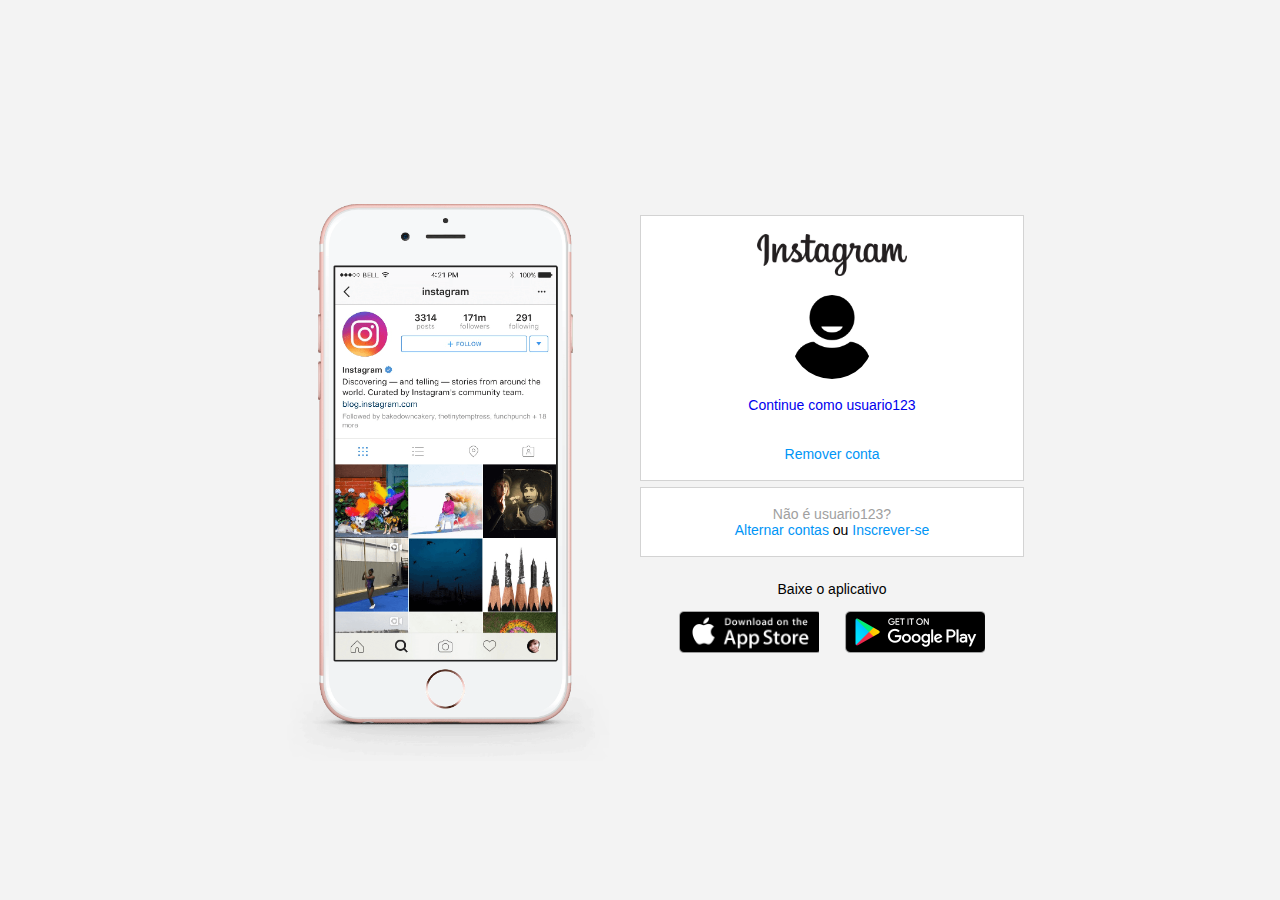
<file: Impulso Javascript Evolution/rebuilding-instagram/index.html>
<!DOCTYPE html>
<html lang="en">
<head>
    <meta charset="UTF-8">
    <meta http-equiv="X-UA-Compatible" content="IE=edge">
    <meta name="viewport" content="width=device-width, initial-scale=1.0">
    <link rel="stylesheet" href="style.css">
    <title>Instagram</title>
</head>
<body>
    <div class="instagram-wrapper">
        <section class="instagram-phone">
            <img src="./img/instagram-celular.png" alt="celular">
        </section>
        <section class="instagram-continue">
            <div class="group">
                <img src="./img/instagram-logo.png" class="instagram-logo" alt="instagram logo">
                <div class="profile-photo">
                    <img src="./img/instagram-usuario.png" alt="foto de perfil">
                </div>
                <a href="#" class="intagram-login">Continue como usuario123</a>
                <a href="#" class="instagram-logout">Remover conta</a>
            </div>
            <div class="group">
                <p class="not-account">Não é usuario123?</p>
                <p class="notaccount">
                    <span class="link-blue">Alternar contas</span>
                    ou
                    <span class="link-blue">Inscrever-se</span>
                </p>
            </div>
            <div class="get-the-app">
                <p class="get-app">Baixe o aplicativo</p>
                <div class="download">
                    <a href="#" class="app-download"></a>
                    <a href="#" class="app-download"></a>
                </div>
            </div>
        </section>
    </div>
</body>
</html>
</file>
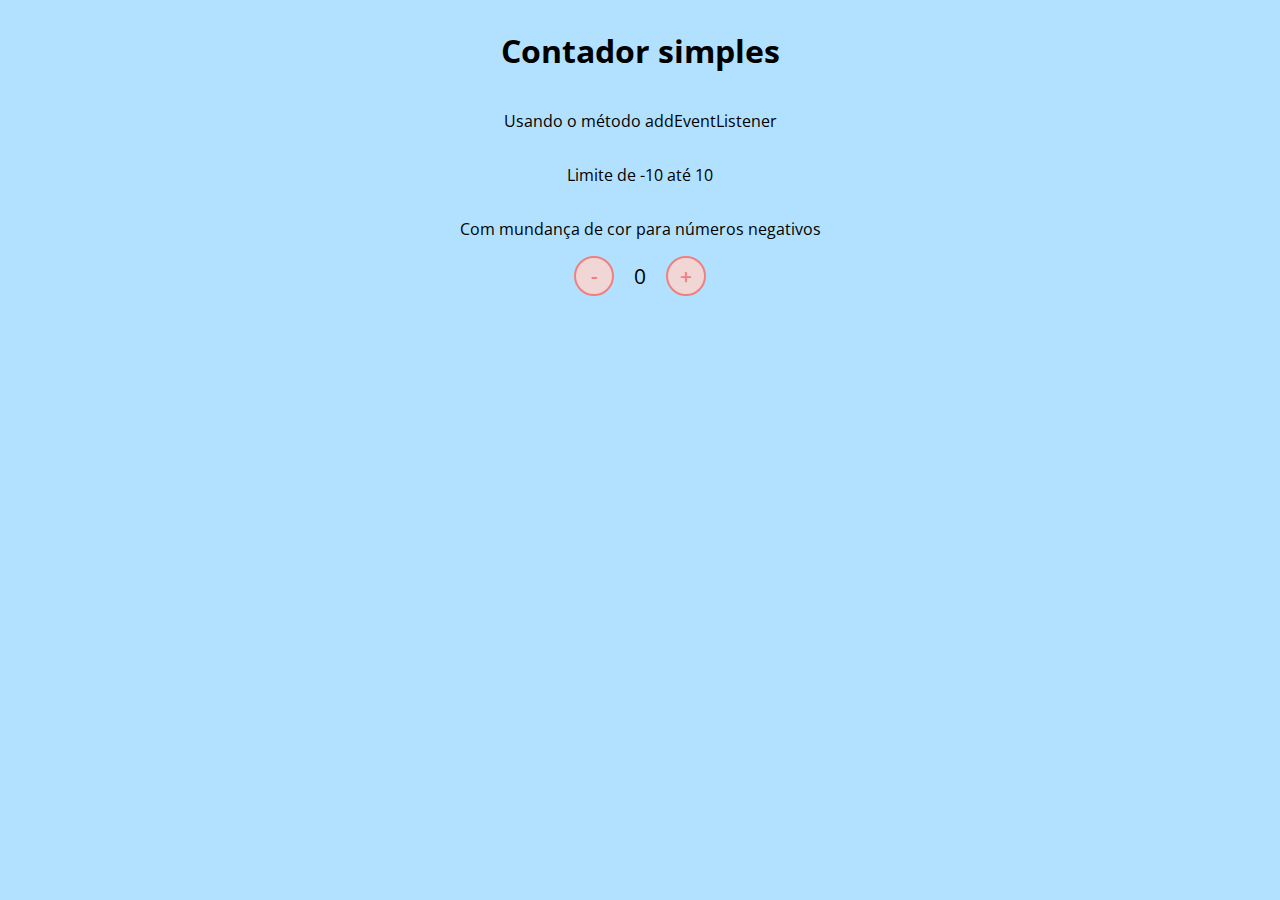
<file: Inter Frontend Developer/Contador/index.html>
<!DOCTYPE html>
<html lang="en">
<head>
    <meta charset="UTF-8">
    <meta http-equiv="X-UA-Compatible" content="IE=edge">
    <meta name="viewport" content="width=device-width, initial-scale=1.0">
    <link rel="stylesheet" href="assets/css/styles.css">
    <title>Contador</title>
</head>
<body>
    <h1>Contador simples</h1>
    <p>Usando o método addEventListener</p>
    <p>Limite de -10 até 10</p>
    <p>Com mundança de cor para números negativos</p>
    <div id="counter">
        <button id="decrementar">-</button>
        <span id="currentNumber">0</span>
        <button id="incrementar">+</button>
    </div>
    <script src="assets/js/scripts.js"></script>
</body>
</html>
</file>
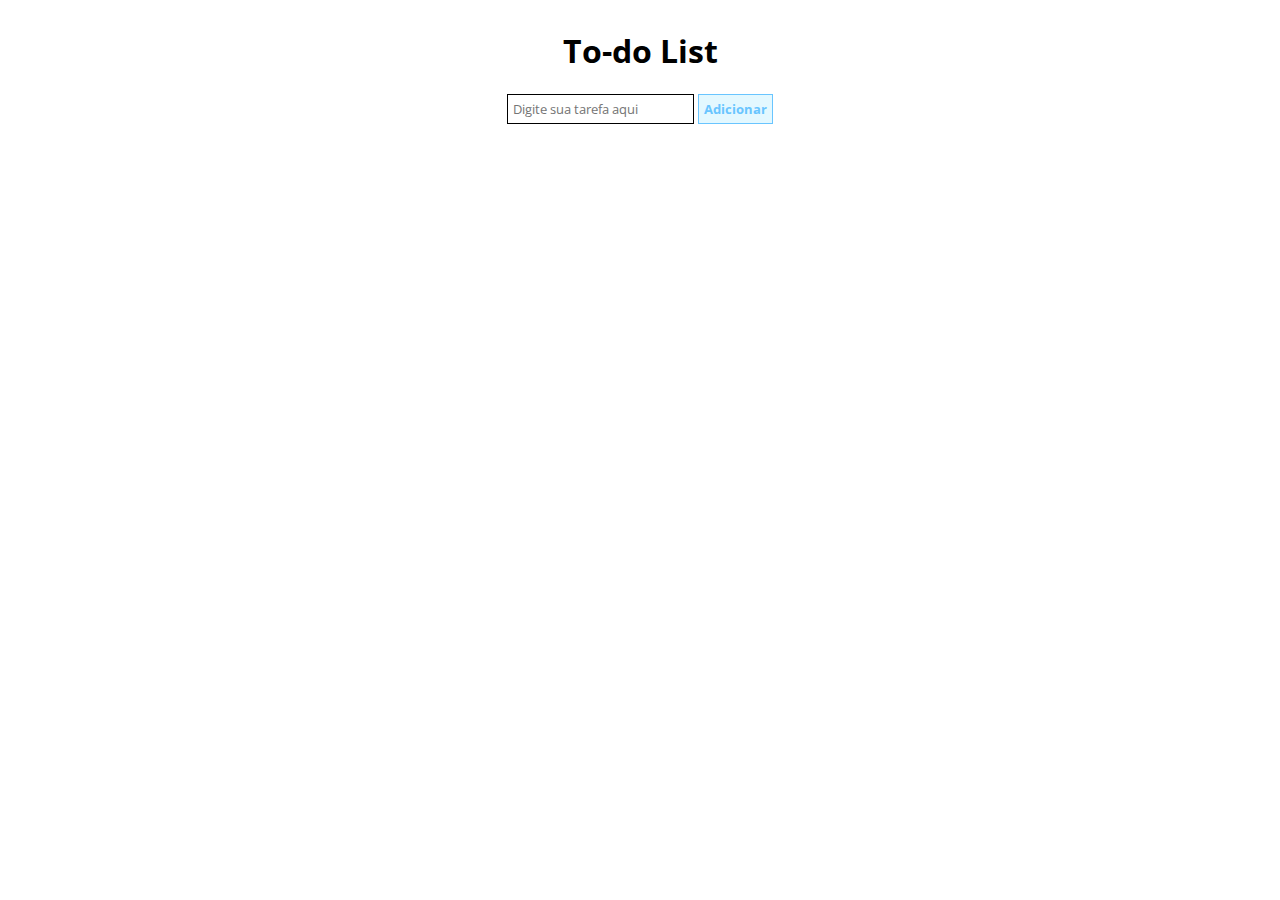
<file: Inter Frontend Developer/To Do List/index.html>
<!DOCTYPE html>
<html lang="en">
<head>
    <meta charset="UTF-8">
    <meta http-equiv="X-UA-Compatible" content="IE=edge">
    <meta name="viewport" content="width=device-width, initial-scale=1.0">
    <link rel="stylesheet" href="assets/css/styles.css">
    <title>TO DO List</title>
</head>
<body>
    <h1>To-do List</h1>
    <div>
        <input type="text" id="tarefa" placeholder="Digite sua tarefa aqui" />
        <button id="btn" onclick="adicionar()">Adicionar</button>
        <div id="lista"></div>
    </div>
    <script src="assets/js/scripts.js"></script>
</body>
</html>
</file>
<file: Impulso Javascript Evolution/rebuilding-instagram/style.css>
* {
    padding: 0;
    margin: 0;
    box-sizing: border-box;
    text-decoration: none;
    font-family: sans-serif;
    font-size: 14px;
}

body {
    width: 100%;
    min-height: 100vh;
    background-color: rgb(243, 243, 243);
    margin: 0;
    padding: 0;
    display: flex;
    justify-content: center;
}

.instagram-wrapper {
    display: flex;
    align-items: center;
    justify-content: start;
    width: 60%;
    height: 100vh;
}

.instagram-phone {
    display: flex;
    align-items: center;
    justify-content: center;
    width: 50%;
}

.instagram-phone img {
    height: 45rem;
}

.instagram-continue {
    display: flex;
    align-items: center; /* horizontal */
    justify-content: space-around; /* vertical */
    flex-direction: column;
    width: 50%;
    min-height: 34rem;
}

.group {
    display: flex;
    justify-content: space-between;
    align-items: center;
    flex-direction: column;
    background-color: #ffffff;
    width: 100%;
    padding: 1.3rem 0;
    border: 1px solid lightgray;
}

.group:nth-child(1) {
    min-height: 19rem;
}

.instagram-logo {
    height: 3rem;
}

.profile-photo {
    display: flex;
    justify-content: center;
    align-items: center;
    border-radius: 50%;
    overflow: hidden;
}

.profile-photo img {
    height: 6rem;
}

.instagram-login {
    background-color: #0095f6;
    color: #ffffff;
    padding: 8px;
    border-radius: 4px;
}

.instagram-logout {
    color: #0095f6;
    margin-top: 1rem;
}

.not-account {
    color: rgb(160, 160, 160);
}

.link-blue {
    color: #0095f6;
}

.get-the-app {
    display: flex;
    flex-direction: column;
    align-items: center;
    justify-content: center;
    width: 100%;
    padding: 1.3rem 0;
}

.download {
    display: flex;
    width: 100%;
    justify-content: space-evenly;
    align-items: center;
    padding: 1rem;
}

.app-download {
    height: 3rem;
    width: 10rem;
    background-size: cover;
}

.app-download:nth-child(1) {
    background-image: url('./img/apple-button.png');
}

.app-download:nth-child(2) {
    background-image: url('./img/googleplay-button.png');
}

/* media queries */

@media (max-width: 1024px) {
    .instagram-wrapper {
        width: 90%;
    }
}

@media (max-width: 660px) {
    body {
        background-color: #ffffff;
    }
    
    .instagram-wrapper {
        width: 90%;
    }

    .instagram-phone {
        display: none;
    }

    .instagram-continue {
        width: 100%;
    }

    .group {
        border: 1px solid transparent;
    }
}
</file>
<file: Inter Frontend Developer/Contador/assets/css/styles.css>
@import url('https://fonts.googleapis.com/css2?family=Open+Sans:wght@300;600&display=swap');

* {
    font-family: 'Open Sans', sans-serif;
}

body {
    display: flex;
    align-items: center;
    justify-content: center;
    flex-direction: column;
    background-color: rgb(177, 225, 255);
}

button {
    height: 40px;
    width: 40px;
    border-radius: 50%;
    border: 2px solid lightcoral;
    background-color: rgb(241, 214, 214);
    color: lightcoral;
    font-size: 16pt;
    font-weight: 600;
    text-align: center;
}

#counter {
    display: flex;
}

#currentNumber {
    display: flex;
    align-items: center;
    margin: 0 20px;
    font-size: 16pt;
}
</file>
<file: Inter Frontend Developer/To Do List/assets/css/styles.css>
@import url("https://fonts.googleapis.com/css2?family=Open+Sans:wght@300;600&display=swap");

* {
  font-family: "Open Sans", sans-serif;
}

body {
  display: flex;
  align-items: center;
  justify-content: center;
  flex-direction: column;
}

button {
    border: 1px solid rgb(105, 197, 255);
    background-color: rgb(227, 248, 255);
    color: rgb(105, 197, 255);
    text-align: center;
    font-weight: bolder;
    padding: 5px;
}

input[type="text"] {
    padding: 5px;
    border: 1px solid black;
}

:checked + label {
    text-decoration: line-through;
    color: grey;
}
</file>
